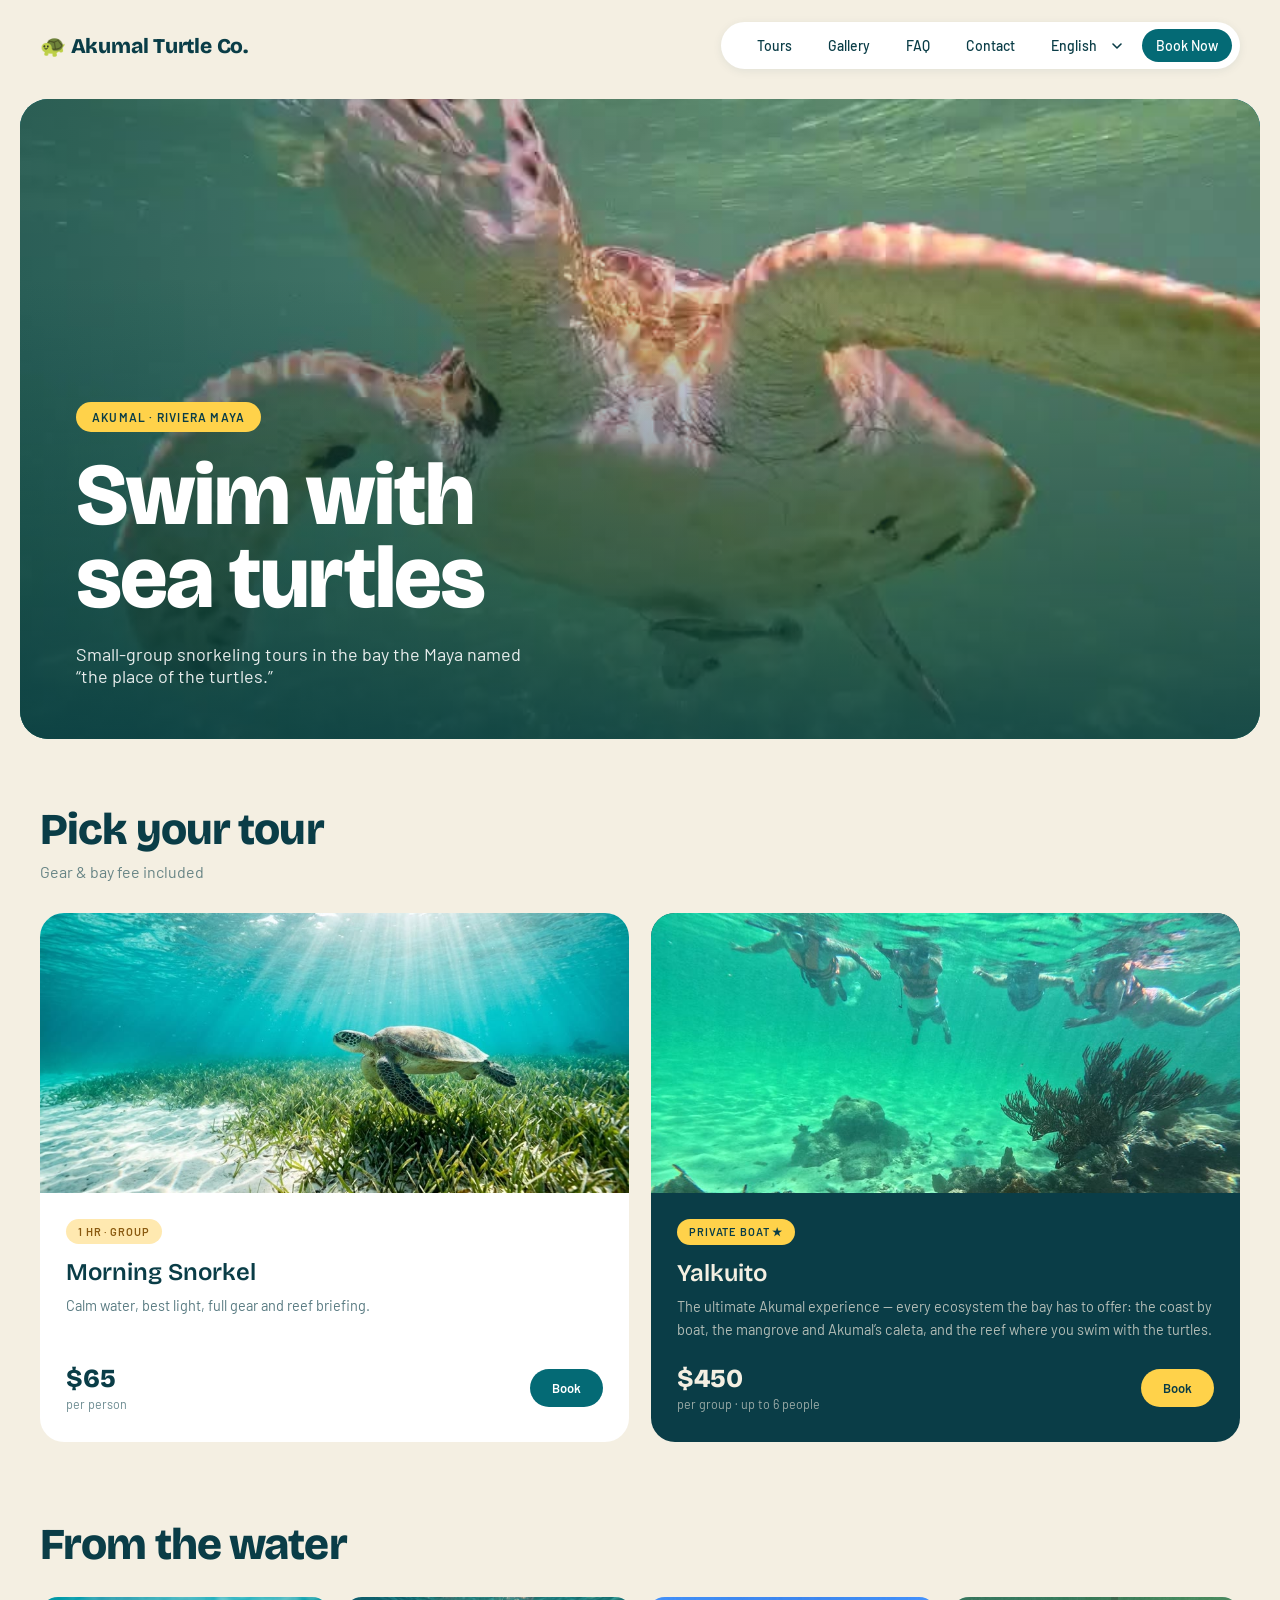
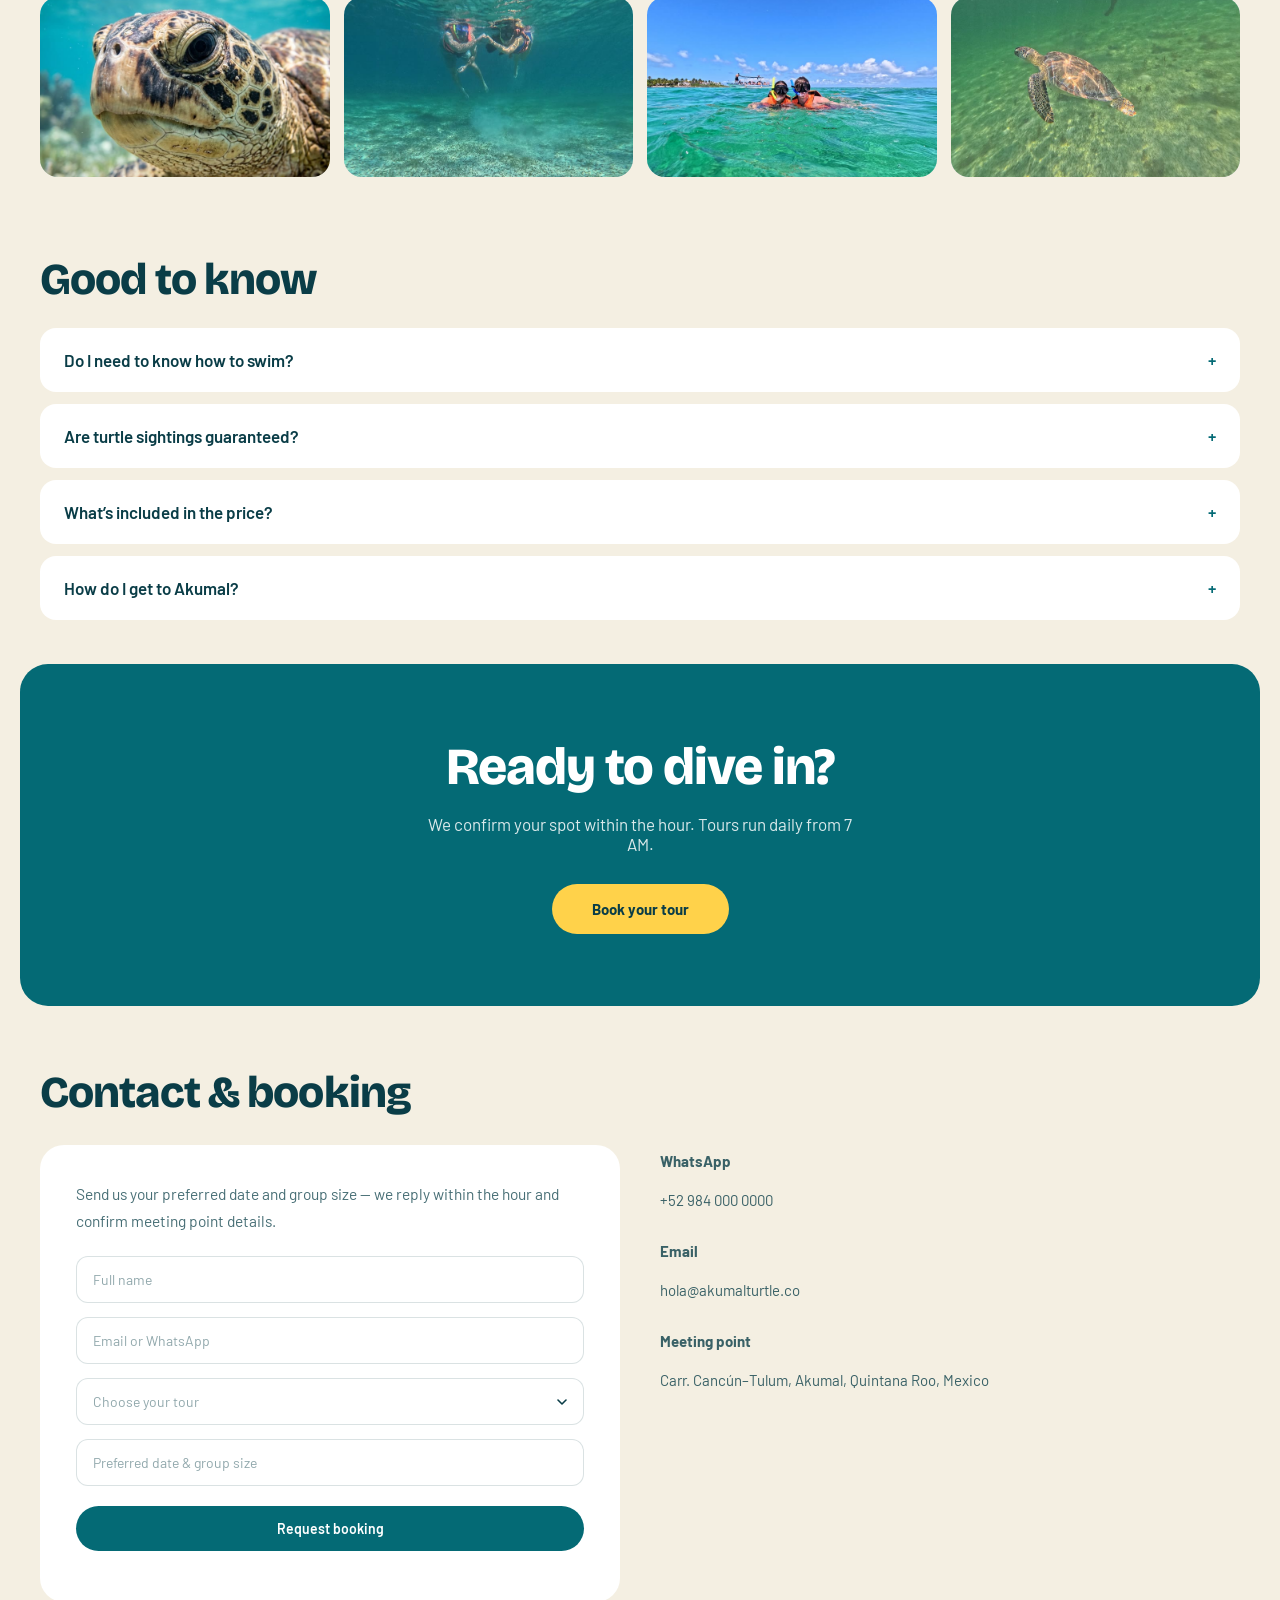
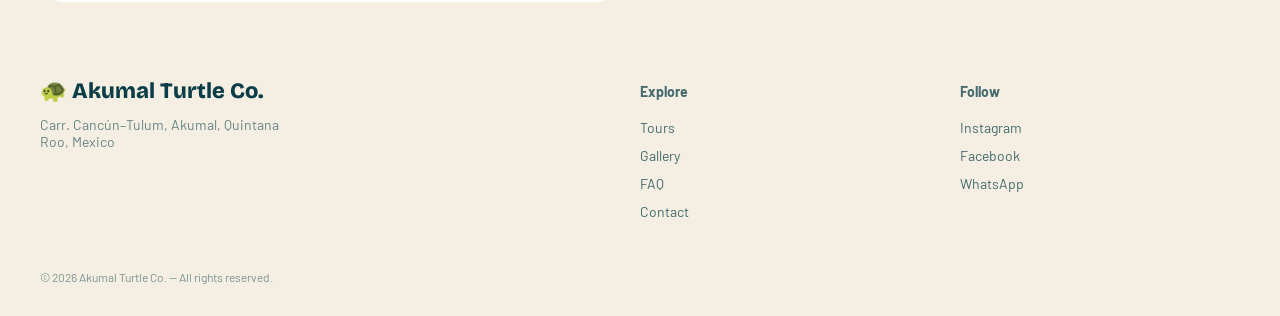
<file: site/index.html>
<!DOCTYPE html>
<html lang="en">
<head>
<meta charset="utf-8">
<meta name="viewport" content="width=device-width, initial-scale=1">

<title>Akumal Turtle Co. — Swim with sea turtles in Akumal, Mexico</title>
<meta name="description" content="Small-group snorkeling tours in Akumal Bay, Riviera Maya — the bay the Maya named &quot;the place of the turtles.&quot; Certified guides, max 6 guests, gear and bay fee included.">
<link rel="canonical" href="https://akumalturtle.co/">

<meta property="og:type" content="website">
<meta property="og:title" content="Akumal Turtle Co. — Swim with sea turtles">
<meta property="og:description" content="Small-group snorkeling tours in the bay the Maya named &quot;the place of the turtles.&quot;">
<meta property="og:locale" content="en_US">
<meta property="og:image" content="./media/hero-poster.jpg">
<meta name="twitter:card" content="summary_large_image">
<meta name="theme-color" content="#046a75">

<link rel="icon" href="data:image/svg+xml,<svg xmlns='http://www.w3.org/2000/svg' viewBox='0 0 100 100'><text y='.9em' font-size='90'>🐢</text></svg>">

<link rel="preconnect" href="https://fonts.googleapis.com">
<link rel="preconnect" href="https://fonts.gstatic.com" crossorigin>
<link href="https://fonts.googleapis.com/css2?family=Barlow:wght@300;400;500;600&family=Bricolage+Grotesque:opsz,wght@12..96,400;12..96,600;12..96,800&family=Space+Mono:wght@400;700&display=swap" rel="stylesheet">
<link rel="stylesheet" href="./main.css">
<script src="./i18n.js"></script>
</head>
<body>

<a class="skip-link" href="#tours" data-i18n="skip">Skip to content</a>

<!-- NAV -->
<header class="wrap nav">
  <a class="nav__brand" href="#top">🐢 Akumal Turtle Co.</a>

  <button class="nav__toggle" type="button" aria-expanded="false" aria-controls="nav-menu" data-i18n-attr="aria-label:nav.menu" aria-label="Menu">
    <span class="nav__bars" aria-hidden="true"></span>
  </button>

  <nav class="nav__menu" id="nav-menu" aria-label="Main">
    <a href="#tours" data-i18n="nav.tours">Tours</a>
    <a href="#gallery" data-i18n="nav.gallery">Gallery</a>
    <a href="#faq" data-i18n="nav.faq">FAQ</a>
    <a href="#contact" data-i18n="nav.contact">Contact</a>
    <label class="lang">
      <span class="sr-only" data-i18n="nav.lang">Language</span>
      <select class="lang__select" id="lang-select" data-i18n-attr="aria-label:nav.lang" aria-label="Language"></select>
    </label>
    <a class="btn btn--teal nav__cta" href="#contact" data-i18n="nav.book">Book Now</a>
  </nav>
</header>

<main id="top">

  <!-- HERO -->
  <section class="wrap hero">
    <div class="hero__panel">
      <video class="hero__media" poster="./media/hero-poster.jpg"
             autoplay muted loop playsinline preload="metadata" tabindex="-1" aria-hidden="true">
        <source src="./media/hero.mp4" type="video/mp4">
      </video>
      <div class="hero__scrim"></div>
      <div class="hero__content">
        <p class="pill pill--yellow" data-i18n="hero.badge">Akumal · Riviera Maya</p>
        <h1 class="hero__title" data-i18n="hero.title">Swim with<br>sea turtles</h1>
        <p class="hero__lede" data-i18n="hero.lede">Small-group snorkeling tours in the bay the Maya named &ldquo;the place of the turtles.&rdquo;</p>
      </div>
    </div>
  </section>

  <!-- TOURS -->
  <section class="wrap section" id="tours">
    <h2 class="section__title" data-i18n="tours.title">Pick your tour</h2>
    <p class="section__sub" data-i18n="tours.sub">Gear &amp; bay fee included</p>

    <div class="tours">
      <article class="tour">
        <div class="tour__media"><img src="./media/tour-morning.jpg" data-i18n-attr="alt:alt.tour1" alt="A green sea turtle gliding over a sunlit seagrass meadow in shallow water" width="900" height="450" loading="lazy" decoding="async"></div>
        <div class="tour__body">
          <p class="pill pill--sand" data-i18n="tour.1.badge">1 hr · group</p>
          <h3 class="tour__name" data-i18n="tour.1.name">Morning Snorkel</h3>
          <p class="tour__desc" data-i18n="tour.1.desc">Calm water, best light, full gear and reef briefing.</p>
          <div class="tour__foot">
            <p class="tour__cost">
              <span class="tour__price">$65</span>
              <span class="tour__unit" data-i18n="tour.1.unit">per person</span>
            </p>
            <a class="btn btn--teal btn--sm" href="#contact" data-tour="morning" data-i18n-attr="aria-label:tour.1.book" aria-label="Book the Morning Snorkel"><span data-i18n="tour.book">Book</span></a>
          </div>
        </div>
      </article>

      <article class="tour tour--featured">
        <div class="tour__media"><img src="./media/tour-reef.jpg" data-i18n-attr="alt:alt.tour3" alt="A group of snorkelers floating above a shallow Caribbean reef" width="900" height="450" loading="lazy" decoding="async"></div>
        <div class="tour__body">
          <p class="pill pill--yellow" data-i18n="tour.3.badge">private boat ★</p>
          <h3 class="tour__name" data-i18n="tour.3.name">Yalkuito</h3>
          <p class="tour__desc" data-i18n="tour.3.desc">The ultimate Akumal experience — every ecosystem the bay has to offer: the coast by boat, the mangrove and Akumal&rsquo;s caleta, and the reef where you swim with the turtles.</p>
          <div class="tour__foot">
            <p class="tour__cost">
              <span class="tour__price">$450</span>
              <span class="tour__unit" data-i18n="tour.3.unit">per group · up to 6 people</span>
            </p>
            <a class="btn btn--yellow btn--sm" href="#contact" data-tour="yalkuito" data-i18n-attr="aria-label:tour.3.book" aria-label="Book Yalkuito"><span data-i18n="tour.book">Book</span></a>
          </div>
        </div>
      </article>
    </div>
  </section>

  <!-- GALLERY -->
  <section class="wrap section" id="gallery">
    <h2 class="section__title" data-i18n="gallery.title">From the water</h2>
    <div class="gallery">
      <div class="gallery__tile"><img src="./media/gallery-1.jpg" data-i18n-attr="alt:alt.gal1" alt="Close-up of a green sea turtle's face underwater" width="800" height="450" loading="lazy" decoding="async"></div>
      <div class="gallery__tile"><img src="./media/gallery-2.jpg" data-i18n-attr="alt:alt.gal2" alt="Two snorkelers holding hands at the surface, seen from below" width="800" height="450" loading="lazy" decoding="async"></div>
      <div class="gallery__tile"><img src="./media/gallery-3.jpg" data-i18n-attr="alt:alt.gal3" alt="Two snorkelers at the surface of Akumal Bay, with the palm-lined shore and a tour boat behind them" width="800" height="450" loading="lazy" decoding="async"></div>
      <div class="gallery__tile"><img src="./media/gallery-4.jpg" data-i18n-attr="alt:alt.gal4" alt="A green sea turtle swimming over the sandy seabed" width="800" height="450" loading="lazy" decoding="async"></div>
    </div>
  </section>

  <!-- FAQ -->
  <section class="wrap section" id="faq">
    <h2 class="section__title" data-i18n="faq.title">Good to know</h2>
    <div class="faq">
      <details class="faq__item">
        <summary><span data-i18n="faq.q1">Do I need to know how to swim?</span><span class="faq__sign" aria-hidden="true">+</span></summary>
        <p data-i18n="faq.a1">Basic comfort helps, but every guest wears a life vest and stays with a guide. Non-swimmers welcome.</p>
      </details>
      <details class="faq__item">
        <summary><span data-i18n="faq.q2">Are turtle sightings guaranteed?</span><span class="faq__sign" aria-hidden="true">+</span></summary>
        <p data-i18n="faq.a2">Akumal Bay is a resident feeding ground, so sightings are very common year-round. We never chase or touch the turtles.</p>
      </details>
      <details class="faq__item">
        <summary><span data-i18n="faq.q3">What&rsquo;s included in the price?</span><span class="faq__sign" aria-hidden="true">+</span></summary>
        <p data-i18n="faq.a3">Mask, snorkel, life vest, bay conservation fee and your certified guide. Bring reef-safe sunscreen.</p>
      </details>
      <details class="faq__item">
        <summary><span data-i18n="faq.q4">How do I get to Akumal?</span><span class="faq__sign" aria-hidden="true">+</span></summary>
        <p data-i18n="faq.a4">Akumal sits on the Cancún–Tulum highway: about an hour south of Cancún airport, and 30 minutes from both Playa del Carmen and Tulum. We&rsquo;ll send exact meeting-point details after booking.</p>
      </details>
    </div>
  </section>

  <!-- CTA -->
  <section class="wrap cta-wrap">
    <div class="cta">
      <h2 class="cta__title" data-i18n="cta.title">Ready to dive in?</h2>
      <p class="cta__lede" data-i18n="cta.lede">We confirm your spot within the hour. Tours run daily from 7 AM.</p>
      <a class="btn btn--yellow btn--lg" href="#contact" data-i18n="cta.btn">Book your tour</a>
    </div>
  </section>

  <!-- CONTACT -->
  <section class="wrap section section--contact" id="contact">
    <h2 class="section__title" data-i18n="contact.title">Contact &amp; booking</h2>
    <div class="contact">
      <div class="contact__card">
        <p class="contact__intro" data-i18n="contact.intro">Send us your preferred date and group size — we reply within the hour and confirm meeting point details.</p>
        <form class="contact__form" id="booking-form" novalidate>
          <label class="sr-only" for="f-name" data-i18n="contact.name">Full name</label>
          <input id="f-name" name="name" placeholder="Full name" data-i18n-attr="placeholder:contact.name" autocomplete="name" required>

          <label class="sr-only" for="f-contact" data-i18n="contact.reach">Email or WhatsApp</label>
          <input id="f-contact" name="contact" placeholder="Email or WhatsApp" data-i18n-attr="placeholder:contact.reach" autocomplete="email" required>

          <label class="sr-only" for="f-tour" data-i18n="contact.tour">Tour</label>
          <select class="contact__select" id="f-tour" name="tour" required>
            <option value="" data-i18n="contact.tour.ph">Choose your tour</option>
            <option value="morning" data-i18n="tour.1.name">Morning Snorkel</option>
            <option value="yalkuito" data-i18n="tour.3.name">Yalkuito</option>
          </select>

          <label class="sr-only" for="f-details" data-i18n="contact.details">Preferred date &amp; group size</label>
          <input id="f-details" name="details" placeholder="Preferred date &amp; group size" data-i18n-attr="placeholder:contact.details" required>

          <button class="contact__submit" type="submit" data-i18n="contact.submit">Request booking</button>
          <p class="contact__status" id="form-status" role="status" aria-live="polite"></p>

          <!-- Stays hidden until PAYMENT_LINKS in main.js has a link for the
               selected tour, so the form works unchanged without Stripe. -->
          <div class="contact__pay" id="pay-block" hidden>
            <p class="contact__or"><span data-i18n="contact.pay.or">or</span></p>
            <a class="contact__pay-btn" id="pay-link" href="#" target="_blank" rel="noopener" data-i18n="contact.pay.btn">Pay now by card</a>
            <p class="contact__pay-note" data-i18n="contact.pay.note">Secure card payment through Stripe. We confirm your spot by WhatsApp as soon as the payment lands.</p>
          </div>
        </form>
      </div>

      <div class="contact__info">
        <p class="contact__label" data-i18n="contact.whatsapp">WhatsApp</p><a href="https://wa.me/529840000000">+52 984 000 0000</a>
        <p class="contact__label" data-i18n="contact.email">Email</p><a href="mailto:hola@akumalturtle.co">hola@akumalturtle.co</a>
        <p class="contact__label" data-i18n="contact.meeting">Meeting point</p><span data-i18n="contact.address">Carr. Cancún–Tulum, Akumal, Quintana Roo, Mexico</span>
      </div>
    </div>
  </section>

</main>

<!-- FOOTER -->
<footer>
  <div class="wrap footer">
    <div>
      <p class="footer__brand">🐢 Akumal Turtle Co.</p>
      <p class="footer__addr" data-i18n="contact.address">Carr. Cancún–Tulum, Akumal, Quintana Roo, Mexico</p>
    </div>
    <nav class="footer__col" aria-label="Explore">
      <p class="footer__head" data-i18n="footer.explore">Explore</p>
      <a href="#tours" data-i18n="nav.tours">Tours</a><br><a href="#gallery" data-i18n="nav.gallery">Gallery</a><br><a href="#faq" data-i18n="nav.faq">FAQ</a><br><a href="#contact" data-i18n="nav.contact">Contact</a>
    </nav>
    <div class="footer__col">
      <p class="footer__head" data-i18n="footer.follow">Follow</p>
      Instagram<br>Facebook<br>WhatsApp
    </div>
  </div>
  <p class="wrap footer__legal" data-i18n="footer.rights">© 2026 Akumal Turtle Co. — All rights reserved.</p>
</footer>

<script src="./main.js"></script>
</body>
</html>
</file>
<file: site/main.css>
/* Akumal Turtle Co. — Fresh Tropical direction (1b) */

:root {
  --cream:      #f4efe2;
  --ink:        #0a3d47;
  --teal:       #046a75;
  --teal-deep:  #0d4d59;
  --yellow:     #ffd24a;
  --sand:       #ffe9b0;
  --sand-ink:   #8a5a10;
  --mint:       #e6f0ef;
  --white:      #fff;

  --display: 'Bricolage Grotesque', sans-serif;
  --body:    'Barlow', sans-serif;
  --mono:    'Space Mono', monospace;

  /* diagonal hatch used by every image placeholder */
  --hatch-light: repeating-linear-gradient(45deg, rgba(4,106,117,.1) 0 12px, rgba(4,106,117,0) 12px 24px);
  --hatch-dark:  repeating-linear-gradient(45deg, rgba(255,255,255,.06) 0 12px, rgba(255,255,255,0) 12px 24px);
}

html, body { margin: 0; padding: 0; }
html { scroll-behavior: smooth; }

[id] { scroll-margin-top: 24px; }

body {
  font-family: var(--body);
  background: var(--cream);
  color: var(--ink);
  -webkit-font-smoothing: antialiased;
}

a { color: inherit; }
a:hover { opacity: .75; }

.wrap { max-width: 1400px; margin: 0 auto; }

.sr-only {
  position: absolute; width: 1px; height: 1px;
  padding: 0; margin: -1px; overflow: hidden;
  clip: rect(0 0 0 0); white-space: nowrap; border: 0;
}

.skip-link {
  position: absolute; left: -9999px; top: 0; z-index: 10;
  background: var(--teal); color: #fff; padding: 12px 20px;
  border-radius: 0 0 12px 0; font-size: 14px; font-weight: 600; text-decoration: none;
}
.skip-link:focus { left: 0; }

:where(a, button, summary, input, select):focus-visible {
  outline: 2px solid var(--teal);
  outline-offset: 3px;
}

/* ---------- buttons ---------- */

.btn {
  display: inline-block;
  text-decoration: none;
  border-radius: 999px;
  font-weight: 600;
  white-space: nowrap;
}
.btn--teal   { background: var(--teal);   color: #fff; }
.btn--yellow { background: var(--yellow); color: var(--ink); }
.btn--sm     { font-size: 13px; padding: 11px 22px; }
.btn--lg     { font-size: 15px; font-weight: 700; padding: 16px 40px; }

/* ---------- pills ---------- */

.pill {
  display: inline-block;
  margin: 0 0 14px;
  border-radius: 999px;
  font-weight: 600;
  text-transform: uppercase;
}
.pill--yellow { background: var(--yellow); color: var(--ink); }
.pill--sand   { background: var(--sand);   color: var(--sand-ink); }

/* Photos fill their tile; the tile's own height rule decides the crop, and the
   hatched background stays visible underneath until the image decodes. */
.tour__media img,
.gallery__tile img {
  display: block;
  width: 100%;
  height: 100%;
  object-fit: cover;
  border-radius: inherit;
}

/* ---------- placeholder labels ---------- */

.ph-label {
  font-family: var(--mono);
  font-size: 11px;
  letter-spacing: .18em;
  text-transform: uppercase;
  color: rgba(10, 61, 71, .4);
}
.ph-label--sm { font-size: 10px; letter-spacing: .16em; }

/* ---------- nav ---------- */

.nav {
  position: relative;
  display: flex;
  align-items: center;
  justify-content: space-between;
  padding: 22px 40px;
}

.nav__brand {
  font-family: var(--display);
  font-weight: 800;
  font-size: 21px;
  letter-spacing: -.01em;
  text-decoration: none;
}

.nav__menu {
  display: flex;
  align-items: center;
  gap: 8px;
  background: var(--white);
  border-radius: 999px;
  padding: 7px 8px 7px 22px;
  box-shadow: 0 2px 10px rgba(10, 61, 71, .08);
}
.nav__menu a {
  text-decoration: none;
  font-size: 14px;
  font-weight: 500;
  padding: 8px 14px;
}
.nav__cta { font-size: 14px; padding: 11px 22px; }

.lang { display: inline-flex; align-items: center; }
.lang__select {
  appearance: none;
  -webkit-appearance: none;
  border: 0;
  border-radius: 999px;
  background: transparent;
  background-image: url("data:image/svg+xml,%3Csvg xmlns='http://www.w3.org/2000/svg' viewBox='0 0 10 6'%3E%3Cpath d='M1 1l4 4 4-4' fill='none' stroke='%230a3d47' stroke-width='1.6' stroke-linecap='round' stroke-linejoin='round'/%3E%3C/svg%3E");
  background-repeat: no-repeat;
  background-position: right 12px center;
  background-size: 10px 6px;
  font-family: inherit;
  font-size: 14px;
  font-weight: 500;
  color: inherit;
  padding: 8px 30px 8px 14px;
  cursor: pointer;
}
.lang__select:hover { opacity: .75; }

.nav__toggle {
  display: none;
  width: 46px; height: 46px;
  border: 0; border-radius: 999px;
  background: var(--white);
  box-shadow: 0 2px 10px rgba(10, 61, 71, .08);
  cursor: pointer;
  padding: 0;
}
.nav__bars, .nav__bars::before, .nav__bars::after {
  display: block;
  width: 18px; height: 2px;
  margin: 0 auto;
  background: var(--ink);
  border-radius: 2px;
  transition: transform .18s ease, opacity .18s ease;
}
.nav__bars { position: relative; }
.nav__bars::before, .nav__bars::after { content: ''; position: absolute; left: 0; }
.nav__bars::before { top: -6px; }
.nav__bars::after  { top: 6px; }

[aria-expanded="true"] .nav__bars { background: transparent; }
[aria-expanded="true"] .nav__bars::before { transform: translateY(6px) rotate(45deg); }
[aria-expanded="true"] .nav__bars::after  { transform: translateY(-6px) rotate(-45deg); }

/* ---------- hero ---------- */

.hero { padding: 8px 20px 20px; }

.hero__panel {
  position: relative;
  height: 640px;
  border-radius: 28px;
  overflow: hidden;
  display: flex;
  align-items: flex-end;
  /* stays visible while the video loads, and if it fails to play */
  background: var(--teal);
}

.hero__media {
  position: absolute;
  inset: 0;
  width: 100%;
  height: 100%;
  object-fit: cover;
  border-radius: inherit; /* iOS Safari doesn't always clip to the parent radius */
  pointer-events: none;
}

/* Two layers, because the footage swings from a dark turtle to bright sunlit
   water: the vertical gradient carries the design's original bottom scrim, the
   horizontal one protects the left column where all the copy sits. */
.hero__scrim {
  position: absolute;
  inset: 0;
  background:
    linear-gradient(180deg, rgba(4,106,117,0) 28%, rgba(4,58,64,.82) 100%),
    linear-gradient(90deg, rgba(4,58,64,.5) 0%, rgba(4,58,64,.18) 42%, rgba(4,58,64,0) 68%);
}

.hero__content {
  position: relative;
  padding: 52px 56px;
  color: #fff;
}
.hero__content .pill {
  font-size: 12px;
  letter-spacing: .1em;
  padding: 8px 16px;
  margin-bottom: 22px;
}

.hero__title {
  font-family: var(--display);
  font-weight: 800;
  font-size: 88px;
  line-height: .95;
  letter-spacing: -.02em;
  margin: 0;
  /* German compounds ("Meeresschildkröten") are one unbreakable word wider than
     a phone panel; with <html lang> set the browser can hyphenate correctly. */
  overflow-wrap: break-word;
  hyphens: auto;
}

.hero__lede {
  font-size: 18px;
  max-width: 480px;
  margin: 22px 0 0;
  color: rgba(255, 255, 255, .9);
}

/* ---------- sections ---------- */

.section { padding: 56px 40px 20px; }
#tours   { padding-top: 44px; }
#contact { padding-top: 40px; }

.section__title {
  font-family: var(--display);
  font-weight: 800;
  font-size: 44px;
  letter-spacing: -.02em;
  margin: 0 0 26px;
}
#tours .section__title { margin-bottom: 6px; }
#faq   .section__title { margin-bottom: 22px; }

.section__sub {
  font-size: 16px;
  color: rgba(10, 61, 71, .6);
  margin: 0 0 32px;
}

/* ---------- tours ---------- */

.tours {
  display: grid;
  grid-template-columns: repeat(2, minmax(0, 1fr));
  gap: 22px;
}

.tour {
  display: flex;
  flex-direction: column;
  background: var(--white);
  border-radius: 24px;
  overflow: hidden;
}

.tour__media {
  height: 280px;
  display: flex;
  align-items: center;
  justify-content: center;
  background: var(--hatch-light), var(--mint);
}

.tour__body {
  display: flex;
  flex-direction: column;
  flex: 1;
  padding: 26px 26px 30px;
}

/* As a flex item the badge would stretch across the card. */
.tour__body .pill { align-self: flex-start; }

.tour .pill { font-size: 11px; letter-spacing: .08em; padding: 6px 12px; }

.tour__name {
  font-family: var(--display);
  font-weight: 600;
  font-size: 24px;
  margin: 0 0 8px;
}

.tour__desc {
  font-size: 14.5px;
  line-height: 1.6;
  color: rgba(10, 61, 71, .68);
  margin: 0 0 22px;
}

.tour__foot {
  margin-top: auto;
  display: flex;
  align-items: center;
  justify-content: space-between;
}

.tour__cost { margin: 0; }

.tour__price {
  display: block;
  font-family: var(--display);
  font-weight: 800;
  font-size: 26px;
}

.tour__unit {
  display: block;
  font-size: 12.5px;
  color: rgba(10, 61, 71, .6);
  margin-top: 2px;
}

.tour--featured { background: var(--ink); color: var(--cream); }
.tour--featured .tour__media { background: var(--hatch-dark), var(--teal-deep); }
.tour--featured .ph-label { color: rgba(255, 255, 255, .4); }
.tour--featured .tour__desc { color: rgba(244, 239, 226, .72); }
.tour--featured .tour__unit { color: rgba(244, 239, 226, .62); }

/* ---------- gallery ---------- */

.gallery {
  display: grid;
  grid-template-columns: repeat(4, 1fr);
  gap: 14px;
}
.gallery__tile {
  height: 180px;
  border-radius: 18px;
  display: flex;
  align-items: center;
  justify-content: center;
  background: var(--hatch-light), var(--mint);
}

/* ---------- faq ---------- */

.faq { display: flex; flex-direction: column; gap: 12px; }

.faq__item {
  background: var(--white);
  border-radius: 16px;
  padding: 0 24px;
}
.faq__item summary {
  display: flex;
  justify-content: space-between;
  gap: 24px;
  padding: 22px 0;
  font-size: 17px;
  font-weight: 600;
  list-style: none;
  cursor: pointer;
}
.faq__item summary::-webkit-details-marker { display: none; }

.faq__sign {
  color: var(--teal);
  transition: transform .18s ease;
}
.faq__item[open] .faq__sign { transform: rotate(45deg); }

.faq__item p {
  font-size: 14.5px;
  line-height: 1.7;
  color: rgba(10, 61, 71, .7);
  margin: 0 0 22px;
  max-width: 720px;
}

/* ---------- cta ---------- */

.cta-wrap { padding: 24px 20px 20px; }

.cta {
  background: var(--teal);
  border-radius: 28px;
  color: #fff;
  text-align: center;
  padding: 72px 40px;
}
.cta__title {
  font-family: var(--display);
  font-weight: 800;
  font-size: 52px;
  letter-spacing: -.02em;
  margin: 0 0 16px;
}
.cta__lede {
  font-size: 17px;
  max-width: 440px;
  margin: 0 auto 30px;
  color: rgba(255, 255, 255, .85);
}

/* ---------- contact ---------- */

.contact {
  display: grid;
  grid-template-columns: 1fr 1fr;
  gap: 40px;
}

.contact__card {
  background: var(--white);
  border-radius: 24px;
  padding: 36px;
}
.contact__intro {
  font-size: 15.5px;
  line-height: 1.7;
  color: rgba(10, 61, 71, .75);
  margin: 0 0 22px;
}

.contact__form { display: flex; flex-direction: column; gap: 14px; }

.contact__form input,
.contact__form select {
  border: 1px solid rgba(10, 61, 71, .15);
  border-radius: 12px;
  padding: 14px 16px;
  font-size: 14px;
  font-family: inherit;
  color: inherit;
  background: #fff;
}
.contact__form input::placeholder { color: rgba(10, 61, 71, .45); }
.contact__form input:focus,
.contact__form select:focus { outline: 2px solid var(--teal); outline-offset: 0; border-color: transparent; }
.contact__form input[aria-invalid="true"],
.contact__form select[aria-invalid="true"] { border-color: #c0522f; }

.contact__form .contact__select {
  appearance: none;
  -webkit-appearance: none;
  background-image: url("data:image/svg+xml,%3Csvg xmlns='http://www.w3.org/2000/svg' viewBox='0 0 10 6'%3E%3Cpath d='M1 1l4 4 4-4' fill='none' stroke='%230a3d47' stroke-width='1.6' stroke-linecap='round' stroke-linejoin='round'/%3E%3C/svg%3E");
  background-repeat: no-repeat;
  background-position: right 16px center;
  background-size: 10px 6px;
  padding-right: 42px;
  cursor: pointer;
}
/* The first option is a prompt, not an answer, so it reads like a placeholder. */
.contact__form .contact__select:invalid { color: rgba(10, 61, 71, .45); }

.contact__submit {
  margin-top: 6px;
  background: var(--teal);
  color: #fff;
  border: none;
  border-radius: 999px;
  padding: 14px;
  font-size: 14px;
  font-weight: 600;
  font-family: inherit;
  cursor: pointer;
}
.contact__submit:hover { opacity: .9; }

/* ---------- pay button ---------- */

.contact__pay { margin-top: 4px; }

.contact__or {
  position: relative;
  margin: 0 0 16px;
  text-align: center;
  font-size: 12px;
  font-weight: 600;
  letter-spacing: .08em;
  text-transform: uppercase;
  color: rgba(10, 61, 71, .45);
}
.contact__or::before,
.contact__or::after {
  content: "";
  position: absolute;
  top: 50%;
  width: calc(50% - 26px);
  height: 1px;
  background: rgba(10, 61, 71, .12);
}
.contact__or::before { left: 0; }
.contact__or::after  { right: 0; }

.contact__pay-btn {
  display: block;
  border: 1.5px solid var(--teal);
  border-radius: 999px;
  padding: 13px;
  text-align: center;
  text-decoration: none;
  font-size: 14px;
  font-weight: 600;
  color: var(--teal);
}
.contact__pay-btn:hover {
  background: var(--teal);
  color: #fff;
  opacity: 1; /* the global a:hover fade reads as "disabled" on a filled button */
}

.contact__pay-note {
  margin: 10px 0 0;
  font-size: 12.5px;
  line-height: 1.55;
  color: rgba(10, 61, 71, .6);
}

.contact__status {
  margin: 0;
  font-size: 13.5px;
  line-height: 1.5;
  color: rgba(10, 61, 71, .7);
  min-height: 1px;
}

.contact__info {
  font-size: 15px;
  line-height: 2.2;
  color: rgba(10, 61, 71, .8);
}
.contact__label { font-weight: 700; margin: 18px 0 6px; }
.contact__label:first-child { margin-top: 0; }
.contact__info a { text-decoration: none; }

/* ---------- footer ---------- */

.footer {
  padding: 56px 40px 44px;
  display: grid;
  grid-template-columns: 2fr 1fr 1fr;
  gap: 40px;
}
.footer__brand {
  font-family: var(--display);
  font-weight: 800;
  font-size: 22px;
  margin: 0 0 12px;
}
.footer__addr {
  font-size: 14px;
  color: rgba(10, 61, 71, .6);
  max-width: 260px;
  margin: 0;
}
.footer__col {
  font-size: 14px;
  line-height: 2;
  color: rgba(10, 61, 71, .75);
}
.footer__col a { text-decoration: none; }
.footer__head { font-weight: 700; margin: 0 0 8px; }

.footer__legal {
  padding: 0 40px 32px;
  font-size: 12px;
  color: rgba(10, 61, 71, .5);
  margin: 0;
}

/* ---------- responsive ---------- */

@media (max-width: 1080px) {
  .hero__panel { height: 560px; }
  .hero__title { font-size: 72px; }
  .section__title { font-size: 38px; }
  .cta__title { font-size: 44px; }

  /* Below the design's desktop width the cards get narrow while the media
     boxes keep their fixed height, so the tiles turn portrait and cover-crop
     the sides off each photo. Letting them keep the aspect the photos were
     cropped to means the full intended frame survives at every width. */
  .tour__media { height: auto; aspect-ratio: 2 / 1; }
  .gallery__tile { height: auto; aspect-ratio: 16 / 9; }
}

@media (max-width: 880px) {
  .nav { padding: 18px 24px; }
  .nav__toggle { display: block; }

  .nav__menu {
    position: absolute;
    top: calc(100% - 4px);
    right: 24px;
    left: 24px;
    z-index: 20;
    flex-direction: column;
    align-items: stretch;
    gap: 4px;
    padding: 14px;
    border-radius: 20px;
    box-shadow: 0 12px 32px rgba(10, 61, 71, .16);
    display: none;
  }
  .nav__menu.is-open { display: flex; }
  .nav__menu a { padding: 12px 14px; font-size: 16px; }
  .nav__cta { text-align: center; margin-top: 6px; font-size: 15px; }
  .lang { display: block; }
  .lang__select { width: 100%; font-size: 16px; padding: 12px 30px 12px 14px; }

  .hero { padding: 8px 16px 16px; }
  .hero__panel { height: 480px; border-radius: 22px; }
  .hero__content { padding: 32px 28px; }
  .hero__title { font-size: 56px; }
  .hero__lede { font-size: 16px; }

  .section, .footer { padding-left: 24px; padding-right: 24px; }
  .footer__legal { padding-left: 24px; padding-right: 24px; }
  .cta-wrap { padding-left: 16px; padding-right: 16px; }

  .tours { grid-template-columns: 1fr; gap: 18px; }
  .tour__media { height: 240px; }
  .contact { grid-template-columns: 1fr; gap: 24px; }
  .cta { padding: 56px 28px; }
  .cta__title { font-size: 36px; }
  .footer { grid-template-columns: 1fr 1fr; gap: 32px; }

  /* iOS Safari zooms the whole page in when a focused field is under 16px and
     never zooms back out — on the booking form that is the worst place for it. */
  .contact__form input,
  .contact__form select { font-size: 16px; }

  /* Comfortable touch targets (the design's desktop sizes sit under 44px). */
  .btn--sm { padding: 14px 26px; }
  .nav__brand { display: inline-block; padding: 6px 0; }

  /* Inline padding extends an inline link's hit area without opening up the
     line rhythm; 6px matches the line-height so rows never overlap. */
  .footer__col a,
  .contact__info a { padding-block: 6px; }
}

@media (max-width: 620px) {
  .hero__panel { height: 420px; }
  .hero__title { font-size: 44px; }
  .section__title { font-size: 32px; }

  /* Two 16:9 tiles side by side on a phone are only ~90px tall; 4:3 trades a
     modest side crop for tiles you can actually see. */
  .gallery { grid-template-columns: 1fr 1fr; }
  .gallery__tile { aspect-ratio: 4 / 3; }
  .contact__card { padding: 26px; }
  .cta__title { font-size: 30px; }
  .cta__lede { font-size: 16px; }
  .btn--lg { padding: 16px 32px; }
  .footer { grid-template-columns: 1fr; gap: 28px; }
}

@media (prefers-reduced-motion: reduce) {
  *, *::before, *::after {
    animation-duration: .001ms !important;
    transition-duration: .001ms !important;
    scroll-behavior: auto !important;
  }
}

@media print {
  .nav__toggle, .skip-link, .cta { display: none; }
}
</file>
